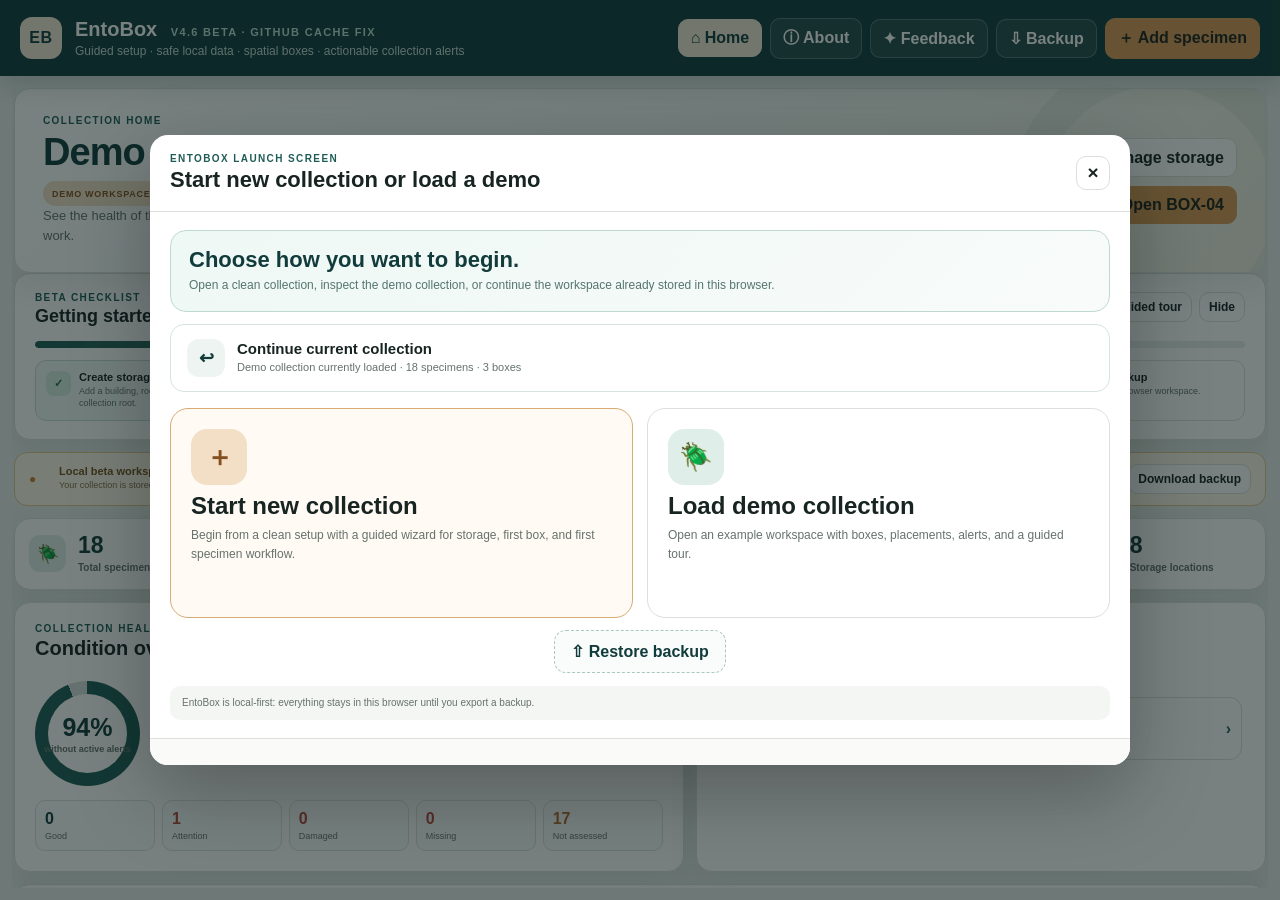
<file: index.html>
<!doctype html>
<html lang="en">
<head>
  <meta charset="utf-8">
  <meta name="viewport" content="width=device-width,initial-scale=1,viewport-fit=cover">
  <meta name="theme-color" content="#123b3c">
  <meta name="description" content="EntoBox V4 Beta Test Edition — local-first spatial collection management">
  <link rel="manifest" href="manifest.webmanifest?v=4.6.0">
  <link rel="icon" href="assets/icon.svg" type="image/svg+xml">
  <link rel="stylesheet" href="styles.css?v=4.6.0">
  <title>EntoBox V4.6 Beta — GitHub Cache Fix</title>
</head>
<body>
  <div class="app-shell">
    <header class="topbar">
      <button class="brand brand-button" id="homeBrand" title="Go to collection home" aria-label="Go to collection home">
        <div class="brand-mark">EB</div>
        <div>
          <div class="brand-line">EntoBox <span>V4.6 beta · GitHub cache fix</span></div>
          <div class="brand-sub">Guided setup · safe local data · spatial boxes · actionable collection alerts</div>
        </div>
      </button>
      <div class="top-actions">
        <button class="btn subtle home-toggle" id="homeBtn" title="Collection home">⌂ Home</button>
        <button class="btn subtle workspace-only collection-toggle" id="collectionNavBtn" aria-expanded="true" aria-controls="leftPanel">☰ Collection</button>
        <button class="btn subtle workspace-only current-box-chip" id="currentBoxChip" title="Open collection structure">BOX</button>
        <button class="btn subtle workspace-only" id="undoBtn" title="Undo last spatial change">↶ Undo</button>
        <button class="btn subtle" id="aboutBtn" title="About EntoBox and data privacy">ⓘ About</button>
        <button class="btn subtle" id="feedbackBtn" title="Send beta feedback">✦ Feedback</button>
        <button class="btn subtle" id="exportBtn">⇩ Backup</button>
        <button class="btn primary" id="addSpecimenBtn">＋ Add specimen</button>
      </div>
    </header>

    <div class="drawer-backdrop" id="drawerBackdrop" hidden></div>
    <button class="drawer-handle" id="drawerHandle" title="Open collection structure" aria-label="Open collection structure">☰ <span id="drawerHandleLabel">Collection</span></button>

    <section class="home-view" id="homeView" aria-label="Collection overview">
      <div class="home-scroll">
        <section class="home-hero panel">
          <div>
            <div class="eyebrow">Collection home</div>
            <h1 id="homeCollectionName">Natural history collection</h1>
            <div class="collection-mode-line"><span class="collection-mode-badge" id="homeModeBadge">Your collection</span><button class="text-action" id="homeStartOwnBtn">Start your own collection</button></div>
            <p>See the health of the whole collection, open alerts in their exact boxes, and jump directly into storage or specimen work.</p>
          </div>
          <div class="home-hero-actions">
            <button class="btn" id="homeCollectionSetupBtn">⚙ Collection setup</button>
            <button class="btn" id="homeManageStorageBtn">☰ Manage storage</button>
            <button class="btn primary" id="homeOpenCurrentBoxBtn">Open current box</button>
          </div>
        </section>

        <section class="getting-started panel" id="gettingStartedPanel">
          <div class="getting-started-head">
            <div><div class="eyebrow">Beta checklist</div><h2>Getting started <span id="gettingStartedCount">0 of 5</span></h2></div>
            <div class="getting-started-actions"><button class="btn tiny" id="startTourBtn">▶ Guided tour</button><button class="btn tiny" id="hideGettingStartedBtn">Hide</button></div>
          </div>
          <div class="getting-started-progress"><span id="gettingStartedProgress"></span></div>
          <div class="getting-started-tasks" id="gettingStartedTasks"></div>
        </section>

        <div class="local-data-banner" id="localDataBanner"><span>●</span><div><strong>Local beta workspace</strong><small>Your collection is stored only in this browser. Download a backup before switching devices or clearing browser data.</small></div><button class="btn tiny" id="localBackupBtn">Download backup</button></div>

        <section class="home-stat-grid" aria-label="Collection statistics">
          <button class="home-stat-card panel" data-home-jump="specimens"><span class="home-stat-icon">🪲</span><span><b id="homeTotalSpecimens">0</b><small>Total specimens</small></span></button>
          <button class="home-stat-card panel" data-home-jump="boxes"><span class="home-stat-icon">▣</span><span><b id="homeBoxes">0</b><small>Specimen boxes</small></span></button>
          <button class="home-stat-card panel" data-home-jump="alerts"><span class="home-stat-icon alert-icon">!</span><span><b id="homeAlertsCount">0</b><small>Active alerts</small></span></button>
          <button class="home-stat-card panel" data-home-jump="unplaced"><span class="home-stat-icon">⇢</span><span><b id="homeUnplaced">0</b><small>Awaiting placement</small></span></button>
          <button class="home-stat-card panel" data-home-jump="unidentified"><span class="home-stat-icon">?</span><span><b id="homeUnidentified">0</b><small>Unidentified</small></span></button>
          <button class="home-stat-card panel" data-home-jump="storage"><span class="home-stat-icon">▦</span><span><b id="homeLocations">0</b><small>Storage locations</small></span></button>
        </section>

        <div class="home-dashboard-grid">
          <section class="home-card panel health-card" id="homeHealthSection">
            <div class="home-card-head">
              <div><div class="eyebrow">Collection health</div><h2>Condition overview</h2></div>
              <span class="health-summary" id="homeHealthSummary">No active alerts</span>
            </div>
            <div class="health-visual" id="homeHealthVisual"></div>
            <div class="health-breakdown" id="homeHealthBreakdown"></div>
          </section>

          <section class="home-card panel alerts-card" id="homeAlertsSection">
            <div class="home-card-head">
              <div><div class="eyebrow">Action centre</div><h2>Alerts</h2></div>
              <button class="btn tiny" id="homeShowAllAlertsBtn">Show all</button>
            </div>
            <p class="home-card-copy">Open an alert to see the specimen highlighted in its physical box.</p>
            <div class="home-alert-list" id="homeAlertList"></div>
          </section>
        </div>

        <section class="home-card panel overview-card" id="homeOverviewSection">
          <div class="home-card-head">
            <div><div class="eyebrow">Collection overview</div><h2>Storage and boxes</h2></div>
            <div class="overview-actions"><button class="btn tiny" id="homeCreateStorageBtn">＋ Add storage or box</button><button class="btn tiny" id="homeOpenStructureBtn">View full structure</button></div>
          </div>
          <div class="storage-summary" id="homeStorageSummary"></div>
          <div class="home-box-grid" id="homeBoxGrid"></div>
        </section>
      </div>
    </section>

    <section class="alerts-view" id="alertsView" hidden aria-label="Collection alerts centre">
      <div class="alerts-shell">
        <header class="alerts-page-head panel">
          <div><button class="text-action" id="alertsBackHomeBtn">← Collection home</button><div class="eyebrow">Collection care</div><h1>Alerts centre</h1><p>Review, locate, resolve, and document issues without losing the physical context of the collection.</p></div>
          <div class="alerts-page-actions"><span class="beta-chip">V4.4 beta</span><button class="btn" id="newGeneralAlertBtn">＋ New alert</button></div>
        </header>
        <div class="alerts-filter-bar panel">
          <input class="input" id="alertsSearch" placeholder="Search specimen, box, path, or alert…">
          <select id="alertsStatusFilter"><option value="open">Open</option><option value="resolved">Resolved</option><option value="all">All statuses</option></select>
          <select id="alertsTypeFilter"><option value="all">All categories</option><option>Pest risk</option><option>Damage</option><option>Missing</option><option>Loose label</option><option>Needs inspection</option><option>Other</option></select>
          <select id="alertsSeverityFilter"><option value="all">All severities</option><option value="critical">Critical</option><option value="high">High</option><option value="medium">Medium</option><option value="low">Low</option></select>
          <span class="alerts-filter-count" id="alertsFilterCount">0 alerts</span>
        </div>
        <div class="alerts-page-grid">
          <section class="alerts-list-panel panel"><div class="alerts-list" id="alertsList"></div></section>
          <aside class="alert-detail-panel panel" id="alertDetailPanel"></aside>
        </div>
      </div>
    </section>

    <main class="workspace-grid" id="workspaceView">
      <aside class="left-panel panel" id="leftPanel" aria-label="Collection structure and placement tray">
        <section class="panel-section box-section">
          <div class="section-head">
            <div>
              <div class="eyebrow">Collection navigation</div>
              <h2>Storage structure</h2>
            </div>
            <div class="section-actions">
              <button class="icon-btn" id="newBoxBtn" title="Add building, storage location, or box">＋</button>
              <button class="icon-btn" id="closeCollectionNavBtn" title="Close navigation">×</button>
            </div>
          </div>
          <input id="structureSearch" class="input structure-search" placeholder="Find building, cabinet, box…">
          <div class="storage-tree" id="storageTree"></div>
        </section>

        <section class="panel-section tray-section">
          <div class="section-head">
            <div>
              <div class="eyebrow">Unplaced records</div>
              <h2>Placement tray <span class="count-badge" id="queueCount">0</span></h2>
            </div>
            <button class="icon-btn" id="importBtn" title="Import CSV or Excel">⇧</button>
          </div>
          <div class="tray-session-summary" id="traySessionSummary"><span><b id="trayPlacedCount">0</b> placed</span><span><b id="trayRemainingCount">0</b> remaining</span><span><b id="traySkippedCount">0</b> skipped</span></div>
          <div class="tray-toolbar beta-tray-toolbar">
            <input id="queueSearch" class="input" placeholder="Search imported specimens…">
            <select id="queueFilter" title="Filter placement tray"><option value="active">Active</option><option value="all">All</option><option value="unidentified">Unidentified</option><option value="identified">Identified</option><option value="with-photo">With photo</option><option value="without-photo">Without photo</option><option value="skipped">Skipped</option></select>
          </div>
          <div class="tray-view-row">
            <label class="queue-select-all"><input type="checkbox" id="queueSelectAll"> Select visible</label>
            <div class="segmented mini" id="queueViewToggle"><button data-queue-view="compact" class="active">Compact</button><button data-queue-view="detailed">Details</button></div>
            <button class="btn tiny" id="finishPlacementBtn">Finish session</button>
          </div>
          <div class="queue-bulk-bar" id="queueBulkBar" hidden>
            <strong><span id="queueSelectedCount">0</span> selected</strong>
            <select id="bulkSizeSelect" title="Assign footprint size"><option value="">Size…</option><option value="xs">XS</option><option value="s">S</option><option value="m">M</option><option value="l">L</option><option value="xl">XL</option></select>
            <select id="bulkZoneSelect" title="Preferred placement zone"><option value="">Any zone</option></select>
            <button class="btn tiny" id="bulkAutoPlaceBtn">Auto-place selected</button>
            <button class="btn tiny" id="bulkSkipBtn">Skip for now</button>
          </div>
          <div class="tray-help" id="trayHelp">Switch to <b>Arrange</b>, then drag the beetle handle onto the box or press <b>Place</b> and tap the photograph.</div>
          <div class="queue-list" id="queueList"></div>
        </section>
      </aside>

      <section class="map-panel panel">
        <div class="map-header">
          <div>
            <div class="breadcrumb" id="boxBreadcrumb">Institution › Cabinet › Drawer</div>
            <div class="map-title-row">
              <h1 id="currentBoxTitle">Box</h1>
              <span class="status-pill" id="boxStats">0 placed</span>
            </div>
          </div>
          <div class="map-actions">
            <input type="file" id="boxPhotoInput" accept="image/*" hidden>
            <button class="btn" id="boxPhotoBtn">▧ Upload box photo</button>
            <button class="btn" id="newZoneBtn">▱ Draw zone</button>
            <button class="btn" id="fitBtn">Fit</button>
            <button class="btn" id="centerBtn">Center</button>
          </div>
        </div>

        <div class="control-strip">
          <div class="segmented edit-mode-toggle" id="editModeToggle" aria-label="Box interaction mode">
            <button data-edit-mode="browse" class="active">🔒 Browse</button>
            <button data-edit-mode="arrange">✎ Arrange</button>
          </div>
          <div class="segmented" aria-label="Specimen appearance">
            <button data-appearance="mixed" class="active">Mixed</button>
            <button data-appearance="photos">Photos</button>
            <button data-appearance="pins">Pins</button>
          </div>
          <label class="switch-label"><input type="checkbox" id="showZonesToggle" checked><span></span>Zones</label>
          <label class="switch-label"><input type="checkbox" id="showGridToggle"><span></span>Grid overlay</label>
          <label class="switch-label"><input type="checkbox" id="snapToggle"><span></span>Snap</label>
          <div class="zoom-control"><input type="range" id="zoomRange" min="50" max="300" step="5" value="100"><span id="zoomLabel">100%</span></div>
          <div class="zoom-buttons"><button class="icon-btn mini" id="zoomOutBtn" title="Zoom out">−</button><button class="btn tiny" id="zoom100Btn">100%</button><button class="icon-btn mini" id="zoomInBtn" title="Zoom in">＋</button><button class="btn tiny" id="locateSelectedBtn" title="Centre selected specimen">◎ Selected</button></div>
          <div class="mode-indicator" id="modeIndicator">Browse safely</div>
        </div>

        <div class="canvas-scroll" id="canvasScroll">
          <div class="box-stage-wrap" id="boxStageWrap">
            <div class="box-stage" id="boxStage" tabindex="0" aria-label="Spatial box map">
              <img class="box-background" id="boxBackground" alt="Box photograph">
              <div class="grid-overlay" id="gridOverlay"></div>
              <div class="zone-layer" id="zoneLayer"></div>
              <div class="specimen-layer" id="specimenLayer"></div>
              <div class="zone-draft" id="zoneDraft" hidden></div>
              <div class="drop-hint" id="dropHint">Drop specimen here</div>
            </div>
          </div>
          <div class="minimap" id="minimap" aria-label="Box minimap"><div class="minimap-surface" id="minimapSurface"><div class="minimap-zones" id="minimapZones"></div><div class="minimap-specimens" id="minimapSpecimens"></div><div class="minimap-viewport" id="minimapViewport"></div></div></div>
        </div>

        <div class="map-footer">
          <div class="legend">
            <span><i class="legend-pin"></i>Pin anchor</span>
            <span><i class="legend-footprint"></i>Approximate specimen footprint</span>
            <span><i class="legend-zone"></i>Curatorial zone</span>
          </div>
          <button class="save-state-button" id="saveStateLabel" title="Local data and backup information">Saved locally</button>
        </div>
      </section>

      <aside class="right-panel panel">
        <div class="inspector-tabs">
          <button class="active" data-inspector-tab="details">Details</button>
          <button data-inspector-tab="zones">Zones</button>
          <button data-inspector-tab="records">Records</button>
        </div>
        <div class="inspector-body" id="inspectorBody"></div>
      </aside>
    </main>
  </div>

  <input type="file" id="importFileInput" accept=".xlsx,.csv,.tsv,text/csv,text/tab-separated-values" hidden>
  <input type="file" id="backupFileInput" accept=".json,application/json" hidden>

  <div class="modal-backdrop" id="modalBackdrop" hidden>
    <div class="modal" role="dialog" aria-modal="true" aria-labelledby="modalTitle">
      <div class="modal-head">
        <div><div class="eyebrow" id="modalEyebrow">EntoBox</div><h2 id="modalTitle">Dialog</h2></div>
        <button class="icon-btn" id="modalClose">×</button>
      </div>
      <div class="modal-body" id="modalBody"></div>
      <div class="modal-foot" id="modalFoot"></div>
    </div>
  </div>

  <div class="tour-overlay" id="tourOverlay" hidden>
    <div class="tour-focus" id="tourFocus"></div>
    <div class="tour-card" id="tourCard" role="dialog" aria-live="polite">
      <div class="tour-step-label" id="tourStepLabel">Step 1 of 5</div>
      <h3 id="tourTitle">Welcome</h3>
      <p id="tourText"></p>
      <div class="tour-actions"><button class="btn tiny" id="tourSkipBtn">Skip tour</button><span></span><button class="btn tiny" id="tourBackBtn">Back</button><button class="btn primary tiny" id="tourNextBtn">Next</button></div>
    </div>
  </div>

  <div class="toast-stack" id="toastStack"></div>
  <script>
  (async () => {
    const VERSION = '4.6.0';
    const currentBase = new URL('./', window.location.href).pathname;
    try {
      if ('serviceWorker' in navigator) {
        const registrations = await navigator.serviceWorker.getRegistrations();
        await Promise.all(registrations
          .filter(registration => new URL(registration.scope).pathname.startsWith(currentBase))
          .map(registration => registration.unregister()));
      }
      if ('caches' in window) {
        const keys = await caches.keys();
        await Promise.all(keys.filter(key => key.startsWith('entobox-')).map(key => caches.delete(key)));
      }
    } catch (error) {
      console.warn('EntoBox cache cleanup skipped:', error);
    }
    const script = document.createElement('script');
    script.src = `app.js?v=${VERSION}`;
    script.onerror = () => {
      document.body.insertAdjacentHTML('beforeend', '<div style="position:fixed;inset:20px;z-index:9999;background:white;border:1px solid #d9e2de;border-radius:18px;padding:24px;font-family:system-ui;box-shadow:0 20px 60px rgba(0,0,0,.2)"><h2>EntoBox could not load the newest files</h2><p>Please refresh with Command + Shift + R, or reopen the site with <code>?v=4.6</code> at the end of the address.</p></div>');
    };
    document.body.appendChild(script);
  })();
</script>
</body>
</html>
</file>
<file: styles.css>
:root{
  --brand:#123b3c;--brand2:#1f5c57;--brand-soft:#dfeee9;--ink:#172421;--muted:#66726d;
  --paper:#f7f5ef;--panel:#fff;--line:#dbe0dc;--warm:#efe3cf;--amber:#b56a2c;--red:#b7473d;
  --shadow:0 12px 34px rgba(27,47,42,.10);--radius:16px;
}
*{box-sizing:border-box}html,body{height:100%}body{margin:0;font-family:Inter,ui-sans-serif,-apple-system,BlinkMacSystemFont,"Segoe UI",sans-serif;color:var(--ink);background:#e9eeeb;overflow:hidden}.app-shell{height:100%;display:flex;flex-direction:column}.topbar{height:76px;display:flex;align-items:center;justify-content:space-between;padding:0 20px;background:var(--brand);color:#fff;box-shadow:0 8px 24px rgba(10,32,31,.18);z-index:10}.brand{display:flex;align-items:center;gap:13px;min-width:0}.brand-mark{width:42px;height:42px;border-radius:12px;background:#f2e7d3;color:var(--brand);display:grid;place-items:center;font-weight:900;letter-spacing:.04em}.brand-line{font-size:20px;font-weight:800}.brand-line span{font-size:11px;text-transform:uppercase;letter-spacing:.12em;margin-left:8px;color:#b9ddd3}.brand-sub{font-size:12px;color:#c5d9d5;margin-top:3px;white-space:nowrap;overflow:hidden;text-overflow:ellipsis}.top-actions{display:flex;gap:8px;align-items:center}.btn,.icon-btn{border:1px solid var(--line);background:#fff;color:var(--ink);font:inherit;font-weight:700;border-radius:10px;padding:9px 12px;cursor:pointer;transition:.16s ease}.btn:hover,.icon-btn:hover{transform:translateY(-1px);box-shadow:0 6px 16px rgba(20,40,35,.10)}.btn.primary{background:#d99a55;border-color:#d99a55;color:#1e211c}.btn.subtle{background:rgba(255,255,255,.08);border-color:rgba(255,255,255,.22);color:#fff}.btn.tiny{padding:7px 9px;font-size:12px}.icon-btn{width:34px;height:34px;padding:0;display:grid;place-items:center;font-size:19px}.workspace-grid{flex:1;min-height:0;display:grid;grid-template-columns:285px minmax(520px,1fr) 340px;gap:12px;padding:12px}.panel{background:var(--panel);border:1px solid var(--line);border-radius:var(--radius);box-shadow:var(--shadow);min-height:0}.left-panel{display:flex;flex-direction:column;overflow:hidden}.panel-section{padding:16px}.box-section{border-bottom:1px solid var(--line);max-height:42%;overflow:auto}.tray-section{display:flex;flex-direction:column;flex:1;min-height:0}.section-head{display:flex;justify-content:space-between;align-items:center;gap:12px;margin-bottom:12px}.section-head h2{margin:2px 0 0;font-size:18px}.eyebrow{font-size:10px;text-transform:uppercase;letter-spacing:.14em;color:var(--brand2);font-weight:900}.count-badge{font-size:11px;background:var(--brand-soft);padding:3px 7px;border-radius:999px;color:var(--brand)}.box-list{display:grid;gap:8px}.box-card{display:grid;grid-template-columns:38px 1fr auto;gap:10px;align-items:center;border:1px solid var(--line);border-radius:12px;padding:10px;background:#fff;cursor:pointer;text-align:left}.box-card:hover{border-color:#a8beb8}.box-card.active{border-color:var(--brand2);background:#f1f8f5;box-shadow:inset 3px 0 var(--brand2)}.box-thumb{width:38px;height:32px;border-radius:6px;background:linear-gradient(135deg,#c9a876,#efe1c5);border:3px solid #694a33}.box-card strong{display:block;font-size:13px}.box-card span{display:block;font-size:11px;color:var(--muted);margin-top:2px}.box-card b{font-size:11px;color:var(--brand2)}.tray-toolbar{display:grid;grid-template-columns:1fr auto;gap:8px}.input,select,textarea{width:100%;border:1px solid var(--line);border-radius:9px;background:#fff;padding:9px 10px;font:inherit;color:var(--ink)}.input:focus,select:focus,textarea:focus{outline:2px solid #9cc6bc;border-color:transparent}.tray-help{font-size:11px;color:var(--muted);line-height:1.45;padding:9px 2px}.queue-list{overflow:auto;min-height:0;display:grid;gap:7px;padding-right:3px}.queue-item{display:grid;grid-template-columns:31px minmax(0,1fr) auto;gap:8px;align-items:center;border:1px solid var(--line);border-radius:11px;padding:8px;background:#fff}.queue-item:hover{border-color:#9cbab2}.drag-handle{width:31px;height:31px;border-radius:8px;background:var(--warm);display:grid;place-items:center;cursor:grab;font-size:18px;border:1px dashed #bb9870}.drag-handle:active{cursor:grabbing}.queue-info{min-width:0}.queue-info strong,.queue-info span{display:block;white-space:nowrap;overflow:hidden;text-overflow:ellipsis}.queue-info strong{font-size:12px}.queue-info span{font-size:10px;color:var(--muted);margin-top:2px}.queue-actions{display:flex;align-items:center;gap:5px}.queue-actions select{padding:5px 4px;font-size:10px;width:58px}.place-btn{border:0;background:var(--brand-soft);color:var(--brand);font-weight:800;border-radius:7px;padding:6px 7px;cursor:pointer;font-size:10px}.empty-state{padding:24px 12px;text-align:center;color:var(--muted);font-size:13px;border:1px dashed var(--line);border-radius:12px}.map-panel{display:flex;flex-direction:column;overflow:hidden}.map-header{display:flex;align-items:center;justify-content:space-between;gap:14px;padding:16px 18px 12px}.breadcrumb{font-size:11px;color:var(--muted)}.map-title-row{display:flex;align-items:center;gap:10px}.map-title-row h1{font-size:22px;margin:4px 0 0}.status-pill{font-size:10px;padding:5px 8px;border-radius:999px;background:var(--brand-soft);color:var(--brand);font-weight:800}.map-actions{display:flex;gap:7px;flex-wrap:wrap;justify-content:flex-end;align-items:center}.control-strip{display:flex;align-items:center;gap:11px;padding:9px 16px;border-top:1px solid var(--line);border-bottom:1px solid var(--line);background:#fbfcfa;flex-wrap:wrap}.segmented{display:flex;background:#e9eeeb;border-radius:9px;padding:3px}.segmented button{border:0;background:transparent;padding:6px 9px;border-radius:7px;font:inherit;font-size:11px;font-weight:800;cursor:pointer;color:var(--muted)}.segmented button.active{background:#fff;color:var(--brand);box-shadow:0 2px 8px rgba(20,40,35,.10)}.switch-label{display:flex;align-items:center;gap:6px;font-size:11px;font-weight:700;color:var(--muted);cursor:pointer}.switch-label input{display:none}.switch-label span{width:28px;height:17px;background:#ccd4d0;border-radius:999px;position:relative;transition:.2s}.switch-label span:after{content:"";position:absolute;width:13px;height:13px;border-radius:50%;background:#fff;top:2px;left:2px;box-shadow:0 1px 3px rgba(0,0,0,.25);transition:.2s}.switch-label input:checked+span{background:var(--brand2)}.switch-label input:checked+span:after{left:13px}.zoom-control{display:flex;align-items:center;gap:5px;color:var(--muted);font-size:11px}.zoom-control input{width:92px}.mode-indicator{margin-left:auto;font-size:10px;font-weight:900;letter-spacing:.05em;text-transform:uppercase;color:var(--brand);background:var(--brand-soft);padding:6px 9px;border-radius:999px}.canvas-scroll{flex:1;min-height:0;overflow:auto;background:#dfe5e1;padding:10px 10px 22px;display:block;position:relative;scroll-padding:18px}.box-stage-wrap{transform-origin:top center;transition:transform .12s;position:relative;width:max-content;max-width:none;margin:0 auto}.box-stage{position:relative;width:980px;aspect-ratio:4/3;background:#e9dbc2;border:1px solid #6a5243;border-radius:6px;box-shadow:0 10px 22px rgba(48,37,27,.12);overflow:hidden;touch-action:none;user-select:none}.box-stage.tool-place{cursor:crosshair}.box-stage.tool-zone{cursor:crosshair;outline:4px solid rgba(31,92,87,.35)}.box-background{position:absolute;inset:0;width:100%;height:100%;object-fit:cover;pointer-events:none;display:block}.grid-overlay{position:absolute;inset:0;pointer-events:none;opacity:0;background-image:linear-gradient(to right,rgba(30,70,65,.18) 1px,transparent 1px),linear-gradient(to bottom,rgba(30,70,65,.18) 1px,transparent 1px);background-size:6.25% 8.333%}.grid-overlay.visible{opacity:1}.zone-layer,.specimen-layer{position:absolute;inset:0}.zone-layer{pointer-events:none}.zone{position:absolute;border:2px dashed rgba(24,75,71,.6);background:rgba(89,149,132,.13);border-radius:10px;pointer-events:auto;cursor:pointer}.zone[data-color="1"]{border-color:rgba(151,94,51,.7);background:rgba(213,148,89,.14)}.zone[data-color="2"]{border-color:rgba(92,79,151,.65);background:rgba(125,109,190,.13)}.zone[data-color="3"]{border-color:rgba(155,66,89,.65);background:rgba(205,104,130,.12)}.zone.selected{outline:3px solid rgba(255,255,255,.85);box-shadow:0 0 0 5px rgba(18,59,60,.35)}.zone-label{position:absolute;top:7px;left:8px;background:rgba(255,255,255,.88);border-radius:6px;padding:4px 6px;font-size:10px;font-weight:900;color:var(--brand);box-shadow:0 2px 6px rgba(0,0,0,.09)}.specimen{position:absolute;transform-origin:center;cursor:grab;display:grid;place-items:center;z-index:2}.specimen:active{cursor:grabbing}.specimen.selected{z-index:6}.specimen-footprint{position:absolute;inset:0;border:1px dashed rgba(29,74,69,.28);border-radius:45%;background:rgba(255,255,255,.12)}.specimen.selected .specimen-footprint{border:2px solid #fff;box-shadow:0 0 0 3px var(--brand2),0 8px 18px rgba(0,0,0,.18)}.specimen.overlap .specimen-footprint{box-shadow:0 0 0 3px rgba(183,71,61,.75)}.specimen-art{width:76%;height:76%;display:grid;place-items:center;font-size:clamp(18px,3.2vw,46px);filter:drop-shadow(0 4px 3px rgba(0,0,0,.28));pointer-events:none;overflow:hidden;border-radius:42%}.specimen-art img{width:100%;height:100%;object-fit:contain}.specimen-label{position:absolute;left:50%;top:calc(100% + 4px);transform:translateX(-50%);white-space:nowrap;background:rgba(255,255,255,.92);border-radius:5px;padding:3px 5px;font-size:8px;font-weight:800;box-shadow:0 2px 6px rgba(0,0,0,.12);max-width:150px;overflow:hidden;text-overflow:ellipsis;pointer-events:none}.pin-anchor{position:absolute;left:50%;top:50%;width:8px;height:8px;transform:translate(-50%,-50%);border-radius:50%;background:#c84235;border:2px solid #fff;box-shadow:0 1px 3px rgba(0,0,0,.4);z-index:4;pointer-events:none}.box-stage.appearance-photos .pin-anchor,.box-stage.appearance-photos .specimen-label{display:none}.box-stage.appearance-pins .specimen-footprint,.box-stage.appearance-pins .specimen-art,.box-stage.appearance-pins .specimen-label{display:none}.box-stage.appearance-pins .specimen{width:18px!important;height:18px!important}.box-stage.appearance-pins .pin-anchor{width:13px;height:13px;background:var(--brand2)}.zone-draft{position:absolute;border:2px dashed var(--brand2);background:rgba(31,92,87,.16);z-index:8;pointer-events:none}.drop-hint{position:absolute;display:none;left:50%;top:50%;transform:translate(-50%,-50%);padding:12px 16px;border-radius:10px;background:rgba(18,59,60,.90);color:#fff;font-weight:800;z-index:20;pointer-events:none}.box-stage.drag-target .drop-hint{display:block}.map-footer{display:flex;justify-content:space-between;gap:12px;padding:9px 16px;font-size:10px;color:var(--muted);border-top:1px solid var(--line)}.legend{display:flex;gap:13px;flex-wrap:wrap}.legend span{display:flex;align-items:center;gap:5px}.legend i{display:inline-block}.legend-pin{width:8px;height:8px;border-radius:50%;background:#c84235}.legend-footprint{width:17px;height:11px;border:1px dashed #587b75;border-radius:50%}.legend-zone{width:17px;height:11px;border:1px dashed var(--brand2);background:#dcebe6;border-radius:3px}.right-panel{overflow:hidden;display:flex;flex-direction:column}.inspector-tabs{display:grid;grid-template-columns:repeat(3,1fr);border-bottom:1px solid var(--line);padding:7px}.inspector-tabs button{border:0;background:transparent;padding:9px 4px;border-radius:8px;font:inherit;font-size:11px;font-weight:800;color:var(--muted);cursor:pointer}.inspector-tabs button.active{background:var(--brand-soft);color:var(--brand)}.inspector-body{padding:16px;overflow:auto;min-height:0}.detail-hero{text-align:center;padding:8px 0 16px}.detail-art{width:132px;height:100px;margin:0 auto 10px;border-radius:16px;background:var(--warm);display:grid;place-items:center;font-size:58px;overflow:hidden;border:1px solid #d7c0a0}.detail-art img{width:100%;height:100%;object-fit:contain}.detail-hero h2{font-size:19px;margin:0;font-style:italic}.detail-hero p{margin:4px 0 0;color:var(--muted);font-size:11px}.detail-grid{display:grid;grid-template-columns:1fr 1fr;gap:8px;margin-bottom:12px}.detail-cell{background:#f6f8f6;border:1px solid var(--line);border-radius:10px;padding:9px}.detail-cell span,.field label{display:block;font-size:9px;text-transform:uppercase;letter-spacing:.09em;color:var(--muted);font-weight:900;margin-bottom:4px}.detail-cell b{font-size:12px}.field{margin-bottom:10px}.field-row{display:grid;grid-template-columns:1fr 1fr;gap:8px}.field textarea{min-height:70px;resize:vertical}.action-stack{display:grid;gap:7px;margin-top:12px}.action-stack .btn{width:100%}.danger{color:var(--red)!important}.zone-list{display:grid;gap:8px}.zone-card{border:1px solid var(--line);border-radius:11px;padding:10px;cursor:pointer}.zone-card.active{border-color:var(--brand2);background:#f1f8f5}.zone-card strong{font-size:12px}.zone-card p{font-size:10px;color:var(--muted);margin:4px 0 0}.record-table{width:100%;border-collapse:collapse;font-size:10px}.record-table th,.record-table td{text-align:left;padding:7px 5px;border-bottom:1px solid var(--line);vertical-align:top}.record-table tr{cursor:pointer}.record-table tr:hover td{background:#f5f8f6}.record-table th{position:sticky;top:0;background:#fff;color:var(--muted);font-size:8px;text-transform:uppercase;letter-spacing:.08em}.record-filter{margin-bottom:10px}.modal-backdrop{position:fixed;inset:0;background:rgba(10,26,24,.55);display:grid;place-items:center;padding:20px;z-index:100}.modal-backdrop[hidden]{display:none}.modal{width:min(760px,100%);max-height:88vh;background:#fff;border-radius:18px;box-shadow:0 28px 80px rgba(0,0,0,.28);display:flex;flex-direction:column;overflow:hidden}.modal-head{display:flex;justify-content:space-between;align-items:center;padding:18px 20px;border-bottom:1px solid var(--line)}.modal-head h2{margin:3px 0 0;font-size:22px}.modal-body{padding:18px 20px;overflow:auto}.modal-foot{display:flex;justify-content:flex-end;gap:8px;padding:13px 20px;border-top:1px solid var(--line);background:#fafbf9}.form-grid{display:grid;grid-template-columns:1fr 1fr;gap:10px}.form-grid .full{grid-column:1/-1}.mapping-grid{display:grid;grid-template-columns:1fr 26px 1fr;gap:7px;align-items:center}.mapping-grid label{font-size:11px;font-weight:800}.mapping-grid span{text-align:center;color:var(--muted)}.import-summary{padding:10px;border-radius:10px;background:var(--brand-soft);font-size:12px;margin-bottom:12px}.toast-stack{position:fixed;right:18px;bottom:18px;z-index:200;display:grid;gap:8px}.toast{background:#173d3b;color:#fff;padding:11px 14px;border-radius:10px;box-shadow:0 10px 30px rgba(0,0,0,.25);font-size:12px;animation:toastIn .2s ease}.toast.warn{background:#8a5424}.toast.error{background:#8e3932}@keyframes toastIn{from{transform:translateY(10px);opacity:0}}.hidden{display:none!important}
@media(max-width:1120px){.workspace-grid{grid-template-columns:250px minmax(480px,1fr)}.right-panel{position:fixed;right:12px;top:88px;bottom:12px;width:340px;z-index:40;box-shadow:0 25px 70px rgba(0,0,0,.28)}.brand-sub{display:none}}
@media(max-width:820px){body{overflow:auto}.app-shell{height:auto;min-height:100%}.topbar{height:auto;padding:11px 13px;align-items:flex-start}.brand-line{font-size:17px}.top-actions .subtle{display:none}.workspace-grid{display:flex;flex-direction:column;padding:8px}.left-panel{order:2;min-height:440px}.box-section{max-height:none}.map-panel{order:1;min-height:680px}.right-panel{order:3;position:static;width:auto;min-height:500px}.map-header{align-items:flex-start;flex-direction:column}.map-actions{justify-content:flex-start}.canvas-scroll{padding:10px}.box-stage{width:900px}.mode-indicator{margin-left:0}.control-strip{gap:9px}}

/* EntoBox V3.1 — collapsible collection navigation */
.workspace-grid{grid-template-columns:minmax(520px,1fr) 340px;position:relative}
.left-panel{position:fixed;left:12px;top:88px;bottom:12px;width:min(360px,calc(100vw - 24px));z-index:70;transform:translateX(calc(-100% - 28px));opacity:0;pointer-events:none;transition:transform .22s ease,opacity .18s ease;box-shadow:0 28px 70px rgba(10,32,31,.28)}
body.storage-open .left-panel{transform:translateX(0);opacity:1;pointer-events:auto}
.box-section{max-height:50%;overflow:auto;background:linear-gradient(180deg,#fff 0%,#fbfcfb 100%)}
.section-actions{display:flex;align-items:center;gap:6px}
.structure-search{margin-bottom:11px}
.current-box-chip{max-width:130px;overflow:hidden;text-overflow:ellipsis;white-space:nowrap}
.drawer-handle{position:fixed;left:12px;top:94px;z-index:48;border:1px solid rgba(18,59,60,.22);background:rgba(255,255,255,.94);color:var(--brand);border-radius:0 10px 10px 0;padding:10px 11px;font:inherit;font-size:11px;font-weight:900;box-shadow:0 8px 24px rgba(10,32,31,.16);cursor:pointer;transition:.18s ease;backdrop-filter:blur(8px)}
.drawer-handle:hover{transform:translateX(2px)}
body.storage-open .drawer-handle{opacity:0;pointer-events:none;transform:translateX(-10px)}
.drawer-backdrop{display:none}
.storage-tree{display:grid;gap:2px;min-height:70px;padding:2px 0 8px}
.tree-node{margin:0}
.tree-node>summary{list-style:none;display:grid;grid-template-columns:14px 20px minmax(0,1fr) auto;align-items:center;gap:5px;min-height:31px;padding:4px 7px;border-radius:8px;cursor:pointer;color:var(--ink);font-size:12px;font-weight:800;user-select:none}
.tree-node>summary::-webkit-details-marker{display:none}
.tree-node>summary:hover{background:#f1f6f3}
.tree-chevron{display:inline-grid;place-items:center;color:var(--muted);font-size:17px;transition:transform .16s ease}
.tree-node[open]>summary .tree-chevron{transform:rotate(90deg)}
.tree-node-icon{display:grid;place-items:center;width:19px;height:19px;border-radius:5px;background:var(--brand-soft);color:var(--brand);font-size:10px}
.tree-node-label{overflow:hidden;text-overflow:ellipsis;white-space:nowrap}
.tree-node-count{font-size:9px;color:var(--muted);background:#eef2ef;border-radius:999px;padding:2px 6px;min-width:21px;text-align:center}
.tree-children{margin-left:11px;padding-left:9px;border-left:1px solid #dbe4df;display:grid;gap:2px}
.tree-box{width:100%;display:grid;grid-template-columns:22px minmax(0,1fr) auto;align-items:center;gap:7px;border:1px solid transparent;background:transparent;border-radius:9px;padding:7px 7px;text-align:left;cursor:pointer;color:var(--ink)}
.tree-box:hover{background:#f1f6f3;border-color:#d8e3de}
.tree-box.active{background:#e9f4ef;border-color:#8fb9ad;box-shadow:inset 3px 0 var(--brand2)}
.tree-box-icon{display:grid;place-items:center;width:21px;height:21px;border-radius:5px;background:linear-gradient(135deg,#d6bd94,#f0e5d1);border:1px solid #b49366;color:#5c402e;font-size:10px}
.tree-box-copy{min-width:0}
.tree-box-copy strong,.tree-box-copy small{display:block;overflow:hidden;text-overflow:ellipsis;white-space:nowrap}
.tree-box-copy strong{font-size:11px}
.tree-box-copy small{font-size:9px;color:var(--muted);margin-top:2px}
.tree-box-count{font-size:10px;font-weight:900;color:var(--brand);display:flex;align-items:center;gap:3px}
.tree-box-count em{font-style:normal;color:#a5622d;background:#f6e8d9;border-radius:999px;padding:1px 4px}
.tree-empty{padding:8px;font-size:10px;color:var(--muted)}
.tree-depth-0>summary{background:#f5f8f6;border:1px solid var(--line);margin-bottom:3px}
.tree-depth-0>.tree-children{margin-left:7px}

@media(max-width:1120px){
  .workspace-grid{grid-template-columns:1fr}
}

@media(max-width:820px){
  .left-panel{position:fixed;top:0;left:0;bottom:0;width:min(390px,92vw);border-radius:0 16px 16px 0;z-index:120;min-height:0!important}
  .drawer-backdrop{position:fixed;inset:0;background:rgba(10,26,24,.48);z-index:110;display:block;backdrop-filter:blur(2px)}
  .drawer-backdrop[hidden]{display:none}
  .drawer-handle{top:78px;left:0}
  .collection-toggle{display:inline-flex!important}
  .current-box-chip{display:none}
  .box-section{max-height:48%}
}

@media(max-width:590px){
  .collection-toggle{padding:9px 10px;font-size:0}
  .collection-toggle::first-letter{font-size:15px}
  .top-actions{gap:5px}
}

/* EntoBox V3.3 — spreadsheet preview, optional records, and calm horizontal specimens */
.specimen{transform-origin:center center}
.specimen-label{transform:translateX(-50%)!important;white-space:nowrap;max-width:190px;overflow:hidden;text-overflow:ellipsis}
.modal{width:min(980px,100%)}
.import-step{border:1px solid var(--line);border-radius:13px;background:#fbfcfb;padding:13px;margin-top:12px}
.import-step-head{display:flex;align-items:center;justify-content:space-between;gap:16px;margin-bottom:10px}
.import-step-head>div{display:grid;grid-template-columns:auto 1fr;column-gap:8px;align-items:center}
.import-step-head b{font-size:13px}
.import-step-head small{grid-column:2;display:block;color:var(--muted);font-size:10px;margin-top:2px}
.import-step-head select{min-width:300px;max-width:48%;font-weight:750}
.step-number{display:grid;place-items:center;width:24px;height:24px;border-radius:50%;background:var(--brand);color:#fff;font-size:11px;font-weight:900;grid-row:1/3}
.sheet-preview-wrap{overflow:auto;max-height:250px;border:1px solid #cfdad5;border-radius:10px;background:#fff}
.sheet-preview{border-collapse:separate;border-spacing:0;min-width:100%;width:max-content;font-size:10px}
.sheet-preview th,.sheet-preview td{height:31px;max-width:230px;padding:6px 9px;border-right:1px solid #e1e7e4;border-bottom:1px solid #e1e7e4;overflow:hidden;text-overflow:ellipsis;white-space:nowrap;text-align:left}
.sheet-preview thead th{position:sticky;top:0;z-index:2;background:#eef3f0;color:var(--muted);font-size:9px;text-align:center}
.sheet-preview .row-number{position:sticky;left:0;z-index:3;width:42px;min-width:42px;text-align:center;background:#f3f6f4;color:var(--muted);font-weight:900}
.sheet-preview tbody tr{cursor:pointer}
.sheet-preview tbody tr:hover td,.sheet-preview tbody tr:hover .row-number{background:#f0f8f4}
.sheet-preview tbody tr.chosen-header td,.sheet-preview tbody tr.chosen-header .row-number{background:#dcefe7;color:#123b3c;font-weight:900;border-bottom-color:#6d9e91;border-top:2px solid #2f776b}
.sheet-preview tbody tr.chosen-header td:first-of-type{box-shadow:inset 3px 0 #2f776b}
.import-note{margin-top:12px;padding:10px 12px;border-radius:10px;background:#f4f6f4;color:var(--muted);font-size:10px;line-height:1.45}
@media(max-width:720px){.import-step-head{align-items:stretch;flex-direction:column}.import-step-head select{min-width:0;max-width:none;width:100%}.mapping-grid{grid-template-columns:1fr}.mapping-grid span{display:none}.mapping-grid label{margin-top:7px}.modal-body{padding:14px}.sheet-preview-wrap{max-height:220px}}

/* V3.3 — optional records and multi-column taxon import */
.field label em{font-style:normal;font-weight:750;text-transform:none;letter-spacing:0;color:#68817b;margin-left:4px}
.field small{display:block;margin-top:5px;color:var(--muted);font-size:10px;line-height:1.35}
.optional-record-note{display:grid;gap:3px;padding:12px 14px;margin-bottom:14px;border:1px solid #b9d8cf;border-radius:12px;background:#eef8f4;color:var(--brand)}
.optional-record-note strong{font-size:13px}
.optional-record-note span{font-size:11px;line-height:1.45;color:#496963}
.photo-first-field{padding:10px;border:1px dashed #b8cac4;border-radius:11px;background:#fbfdfc}
.mapping-grid>label small{display:block;margin-top:3px;color:var(--muted);font-size:9px;font-weight:650}
.mapping-control{min-width:0}
.mapping-control>select{width:100%}
.wide-control{grid-column:auto}
.multi-column-picker{display:flex;flex-wrap:wrap;gap:6px;max-height:150px;overflow:auto;padding:8px;border:1px solid var(--line);border-radius:10px;background:#fff}
.column-choice{display:block!important;margin:0!important;cursor:pointer}
.column-choice input{position:absolute;opacity:0;pointer-events:none}
.column-choice span{display:flex!important;align-items:center;gap:6px;text-align:left!important;padding:6px 8px;border:1px solid #d3ddd9;border-radius:8px;background:#f8faf9;color:#36524d;font-size:10px;font-weight:750;transition:.14s ease}
.column-choice span b{display:grid;place-items:center;min-width:20px;height:20px;border-radius:6px;background:#e8efec;color:#69807b;font-size:9px}
.column-choice:hover span{border-color:#86ada2;background:#f1f8f5}
.column-choice.selected span{border-color:#2f776b;background:#dcefe7;color:#123b3c;box-shadow:0 0 0 2px rgba(47,119,107,.08)}
.column-choice.selected span b{background:#2f776b;color:#fff}
.combined-name-preview{display:grid;gap:3px;margin-top:7px;padding:8px 10px;border-radius:8px;background:#f3f6f4;font-size:10px;line-height:1.35;color:var(--muted)}
.combined-name-preview strong{color:var(--ink);font-weight:800}
@media(max-width:720px){.mapping-control{width:100%}.multi-column-picker{max-height:190px}.optional-record-note{padding:10px 11px}}

/* EntoBox V3.4 — editable storage hierarchy and interactive path picker */
.tree-node>summary{grid-template-columns:14px 20px minmax(0,1fr) auto auto}
.tree-node-tools{display:flex;align-items:center;gap:2px;opacity:.28;transition:.14s ease}
.tree-node>summary:hover .tree-node-tools,.tree-node>summary:focus-within .tree-node-tools{opacity:1}
.tree-add-child,.tree-edit-location,.tree-mini-action{border:0;background:transparent;color:var(--muted);font:inherit;font-weight:900;cursor:pointer;border-radius:6px;height:24px;min-width:24px;padding:0 5px;display:grid;place-items:center;line-height:1}
.tree-add-child:hover,.tree-edit-location:hover,.tree-mini-action:hover{background:#dfeee9;color:var(--brand)}
.tree-edit-location,.tree-mini-action{font-size:10px;letter-spacing:-1px}
.tree-box-row{display:grid;grid-template-columns:minmax(0,1fr) 28px;align-items:center;border:1px solid transparent;border-radius:9px}
.tree-box-row:hover{background:#f1f6f3;border-color:#d8e3de}
.tree-box-row.active{background:#e9f4ef;border-color:#8fb9ad;box-shadow:inset 3px 0 var(--brand2)}
.tree-box-row .tree-box{border:0;background:transparent;border-radius:8px;padding-right:2px}
.tree-box-row .tree-box:hover{border:0;background:transparent;box-shadow:none;transform:none}
.tree-box-row .tree-mini-action{opacity:.15}
.tree-box-row:hover .tree-mini-action,.tree-box-row.active .tree-mini-action{opacity:1}

.breadcrumb{display:flex;align-items:center;flex-wrap:wrap;gap:5px}
.breadcrumb button{border:0;background:transparent;padding:2px 4px;border-radius:5px;color:inherit;font:inherit;font-size:inherit;cursor:pointer}
.breadcrumb button:hover{background:var(--brand-soft);color:var(--brand)}
.breadcrumb b{font-weight:900;color:var(--brand)}

.storage-create-intro{padding:12px 14px;border:1px solid #b9d8cf;border-radius:12px;background:#eef8f4;color:#496963;font-size:12px;line-height:1.5;margin-bottom:14px}
.storage-create-grid{display:grid;grid-template-columns:repeat(2,minmax(0,1fr));gap:10px}
.storage-create-card{display:grid;grid-template-columns:42px minmax(0,1fr);grid-template-rows:auto auto;column-gap:11px;align-items:center;text-align:left;border:1px solid var(--line);background:#fff;border-radius:13px;padding:13px;cursor:pointer;color:var(--ink);font:inherit;transition:.15s ease}
.storage-create-card>span{grid-row:1/3;width:42px;height:42px;border-radius:11px;background:var(--brand-soft);display:grid;place-items:center;color:var(--brand);font-size:20px}
.storage-create-card strong{font-size:13px}
.storage-create-card small{font-size:10px;line-height:1.35;color:var(--muted);margin-top:3px}
.storage-create-card:hover{transform:translateY(-1px);border-color:#85ada2;box-shadow:0 8px 20px rgba(18,59,60,.10)}
.storage-create-card.featured{border-color:#d8aa74;background:#fffaf3}
.storage-create-card.featured>span{background:#f2dfc6;color:#855020}

.storage-form{align-items:start}
.location-picker{border:1px solid #cfdad5;border-radius:12px;background:#f8faf9;padding:10px}
.path-picker-current{display:flex;align-items:center;flex-wrap:wrap;gap:5px;min-height:35px;margin-bottom:6px}
.path-chip{display:inline-flex;align-items:center;min-height:27px;padding:5px 8px;border-radius:8px;background:#e8f1ed;color:#234b46;font-size:10px;font-weight:850}
.path-chip.root{background:var(--brand);color:#fff}
.path-arrow{color:#8b9994;font-weight:900}
.path-picker-help{font-size:10px;line-height:1.4;color:var(--muted);margin:0 2px 8px}
.path-picker-search{margin-bottom:8px}
.path-picker-list{display:grid;gap:3px;max-height:250px;overflow:auto;padding:2px}
.path-choice{width:100%;display:grid;grid-template-columns:28px minmax(0,1fr) auto;align-items:center;gap:8px;border:1px solid transparent;background:transparent;border-radius:9px;padding:7px 8px 7px calc(8px + var(--location-depth,0) * 15px);text-align:left;color:var(--ink);font:inherit;cursor:pointer}
.path-choice:hover{background:#eef5f2;border-color:#d3e1dc}
.path-choice.selected{background:#dcefe7;border-color:#70a294;box-shadow:inset 3px 0 #2f776b}
.path-choice-icon{width:25px;height:25px;border-radius:7px;background:#e3ece8;color:var(--brand);display:grid;place-items:center;font-size:11px;font-weight:900}
.path-choice span:nth-child(2){min-width:0}
.path-choice strong,.path-choice small{display:block;overflow:hidden;text-overflow:ellipsis;white-space:nowrap}
.path-choice strong{font-size:11px}
.path-choice small{font-size:9px;color:var(--muted);margin-top:2px}
.path-choice i{font-style:normal;font-size:9px;font-weight:850;color:#66817a;opacity:0}
.path-choice:hover i,.path-choice.selected i{opacity:1}
.path-picker-empty{padding:18px;text-align:center;color:var(--muted);font-size:11px}
.modal-spacer{flex:1}
.btn.danger-ghost{color:var(--red);border-color:#eccbc6;background:#fff8f7}
.btn.danger-ghost:hover{background:#fdecea}

@media(max-width:720px){
  .storage-create-grid{grid-template-columns:1fr}
  .path-picker-list{max-height:220px}
  .path-choice{padding-left:calc(7px + var(--location-depth,0) * 11px)}
  .tree-node-tools{opacity:.75}
  .modal-spacer{display:none}
}

/* EntoBox V3.5 — collection home, health alerts, and overview */
.brand-button{border:0;background:transparent;color:inherit;font:inherit;text-align:left;padding:0;cursor:pointer}
.brand-button:hover .brand-mark{transform:translateY(-1px);box-shadow:0 8px 20px rgba(0,0,0,.14)}
.brand-mark{transition:.16s ease}
.home-toggle.active{background:#f2e7d3!important;border-color:#f2e7d3!important;color:var(--brand)!important}
.home-view{flex:1;min-height:0;padding:12px;overflow:hidden}
.home-scroll{height:100%;overflow:auto;padding:0 2px 26px;scroll-behavior:smooth}
.home-hero{display:flex;align-items:center;justify-content:space-between;gap:24px;padding:26px 28px;background:linear-gradient(135deg,#ffffff 0%,#f3f8f5 55%,#efe3cf 140%);overflow:hidden;position:relative}
.home-hero:after{content:"";position:absolute;right:-42px;bottom:-78px;width:230px;height:230px;border-radius:50%;border:34px solid rgba(31,92,87,.06);pointer-events:none}
.home-hero h1{margin:5px 0 7px;font-size:clamp(25px,3vw,38px);letter-spacing:-.025em;color:var(--brand)}
.home-hero p{max-width:720px;margin:0;color:var(--muted);font-size:13px;line-height:1.55}
.home-hero-actions{display:flex;align-items:center;gap:9px;flex-wrap:wrap;justify-content:flex-end;position:relative;z-index:1}
.home-stat-grid{display:grid;grid-template-columns:repeat(6,minmax(0,1fr));gap:10px;margin:12px 0}
.home-stat-card{appearance:none;width:100%;display:flex;align-items:center;gap:12px;padding:15px 14px;text-align:left;cursor:pointer;color:var(--ink);transition:.16s ease}
.home-stat-card:hover{transform:translateY(-2px);border-color:#a7beb7;box-shadow:0 15px 34px rgba(27,47,42,.14)}
.home-stat-card>span:last-child{min-width:0}
.home-stat-card b,.home-stat-card small{display:block}
.home-stat-card b{font-size:23px;line-height:1;color:var(--brand);font-variant-numeric:tabular-nums}
.home-stat-card small{font-size:10px;color:var(--muted);margin-top:5px;font-weight:750;line-height:1.2}
.home-stat-icon{flex:0 0 37px;width:37px;height:37px;border-radius:11px;background:var(--brand-soft);display:grid;place-items:center;color:var(--brand);font-size:18px;font-weight:950}
.home-stat-icon.alert-icon{background:#f6e4df;color:var(--red)}
.home-dashboard-grid{display:grid;grid-template-columns:minmax(0,1.08fr) minmax(360px,.92fr);gap:12px;margin-bottom:12px}
.home-card{padding:20px;min-width:0}
.home-card-head{display:flex;align-items:flex-start;justify-content:space-between;gap:14px;margin-bottom:13px}
.home-card-head h2{margin:3px 0 0;font-size:20px}
.home-card-copy{font-size:11px;line-height:1.5;color:var(--muted);margin:-4px 0 12px}
.health-summary{display:inline-flex;align-items:center;min-height:28px;padding:6px 9px;border-radius:999px;background:#edf5f1;color:var(--brand);font-size:10px;font-weight:900;text-align:center}
.health-summary.has-alerts{background:#f7e4df;color:#9b3e35}
.health-visual{display:grid;grid-template-columns:110px minmax(0,1fr);gap:18px;align-items:center;padding:8px 0 14px}
.health-ring{width:105px;height:105px;border-radius:50%;display:grid;place-items:center;position:relative;background:conic-gradient(var(--brand2) var(--health-good,0%),#d7dedb 0)}
.health-ring:after{content:"";position:absolute;inset:13px;border-radius:50%;background:#fff}
.health-ring-copy{position:relative;z-index:1;text-align:center}
.health-ring-copy b,.health-ring-copy small{display:block}
.health-ring-copy b{font-size:25px;color:var(--brand);font-variant-numeric:tabular-nums}
.health-ring-copy small{font-size:9px;color:var(--muted);font-weight:850;margin-top:2px}
.health-message strong{display:block;font-size:15px;margin-bottom:6px}
.health-message p{margin:0;color:var(--muted);font-size:11px;line-height:1.5}
.health-breakdown{display:grid;grid-template-columns:repeat(5,minmax(0,1fr));gap:7px}
.health-state{border:1px solid var(--line);border-radius:10px;padding:9px;background:#fbfcfb;min-width:0}
.health-state b,.health-state span{display:block}
.health-state b{font-size:16px;color:var(--brand)}
.health-state span{font-size:9px;color:var(--muted);margin-top:3px;white-space:nowrap;overflow:hidden;text-overflow:ellipsis}
.health-state.alert b{color:var(--red)}
.health-state.review b{color:var(--amber)}
.home-alert-list{display:grid;gap:8px;max-height:300px;overflow:auto;padding-right:3px}
.home-alert-item{display:grid;grid-template-columns:34px minmax(0,1fr) auto;align-items:center;gap:10px;width:100%;border:1px solid var(--line);border-radius:12px;background:#fff;padding:10px;text-align:left;color:var(--ink);font:inherit;cursor:pointer}
.home-alert-item:hover{border-color:#d69d91;background:#fffafa}
.home-alert-severity{width:34px;height:34px;border-radius:10px;display:grid;place-items:center;background:#f7e4df;color:#9e4037;font-weight:950}
.home-alert-item[data-condition="Attention"] .home-alert-severity{background:#f7ead9;color:#9a5b25}
.home-alert-item[data-condition="Missing"] .home-alert-severity{background:#e9e4f2;color:#684a91}
.home-alert-copy{min-width:0}
.home-alert-copy strong,.home-alert-copy span,.home-alert-copy small{display:block;overflow:hidden;text-overflow:ellipsis;white-space:nowrap}
.home-alert-copy strong{font-size:12px}
.home-alert-copy span{font-size:10px;color:var(--muted);margin-top:3px}
.home-alert-copy small{font-size:9px;color:#8b675f;margin-top:3px}
.home-alert-open{font-size:16px;color:var(--brand2);font-weight:900}
.home-empty-alerts{display:grid;place-items:center;text-align:center;min-height:145px;border:1px dashed #b9cdc6;border-radius:13px;background:#f6faf8;padding:20px;color:var(--muted);font-size:11px;line-height:1.5}
.home-empty-alerts b{display:block;font-size:15px;color:var(--brand);margin-bottom:5px}
.overview-card{margin-bottom:4px}
.overview-actions{display:flex;gap:7px;flex-wrap:wrap;justify-content:flex-end}
.storage-summary{display:flex;gap:7px;flex-wrap:wrap;margin-bottom:13px}
.storage-summary-chip{display:inline-flex;align-items:center;gap:6px;padding:7px 9px;border-radius:999px;background:#eef4f1;color:#365d56;font-size:10px;font-weight:800}
.storage-summary-chip b{font-size:12px;color:var(--brand)}
.home-box-grid{display:grid;grid-template-columns:repeat(3,minmax(0,1fr));gap:9px}
.home-box-card{width:100%;display:grid;grid-template-columns:45px minmax(0,1fr) auto;gap:10px;align-items:center;border:1px solid var(--line);border-radius:13px;background:#fff;padding:11px;text-align:left;color:var(--ink);font:inherit;cursor:pointer;min-width:0}
.home-box-card:hover{border-color:#83aca1;background:#f7fbf9;box-shadow:0 8px 18px rgba(18,59,60,.08)}
.home-box-thumb{width:45px;height:38px;border:4px solid #5a3d2b;border-radius:7px;background:linear-gradient(135deg,#cfb284,#f0e4ce);display:grid;place-items:center;color:#65442f;font-size:10px;font-weight:950}
.home-box-copy{min-width:0}
.home-box-copy strong,.home-box-copy span,.home-box-copy small{display:block;overflow:hidden;text-overflow:ellipsis;white-space:nowrap}
.home-box-copy strong{font-size:12px}
.home-box-copy span{font-size:9px;color:var(--muted);margin-top:3px}
.home-box-copy small{font-size:9px;color:#6c7f79;margin-top:3px}
.home-box-counts{display:grid;justify-items:end;gap:4px;font-size:9px;font-weight:850;color:var(--brand)}
.home-box-alert{padding:2px 5px;border-radius:999px;background:#f7e4df;color:#9e4037}
.home-box-empty{grid-column:1/-1;padding:28px;text-align:center;border:1px dashed var(--line);border-radius:13px;color:var(--muted);font-size:12px}
body.home-mode .workspace-only,body.home-mode .drawer-handle{display:none!important}
body.home-mode .workspace-grid{display:none!important}
body.workspace-mode .home-view{display:none!important}
body.home-mode.storage-open .left-panel{transform:translateX(calc(-100% - 28px));opacity:0;pointer-events:none}

@media(max-width:1180px){
  .home-stat-grid{grid-template-columns:repeat(3,minmax(0,1fr))}
  .home-box-grid{grid-template-columns:repeat(2,minmax(0,1fr))}
}
@media(max-width:900px){
  .home-dashboard-grid{grid-template-columns:1fr}
  .home-alert-list{max-height:none}
  .home-hero{align-items:flex-start;flex-direction:column}
  .home-hero-actions{justify-content:flex-start}
}
@media(max-width:820px){
  body.home-mode{overflow:hidden}
  .home-view{padding:8px;height:calc(100vh - 68px)}
  .home-stat-grid{grid-template-columns:repeat(2,minmax(0,1fr));gap:8px}
  .home-box-grid{grid-template-columns:1fr}
  .health-breakdown{grid-template-columns:repeat(3,minmax(0,1fr))}
  .home-hero{padding:20px}
  .home-card{padding:16px}
  .brand-button{max-width:48vw}
  .brand-line span{display:none}
}
@media(max-width:560px){
  .home-stat-grid{grid-template-columns:1fr 1fr}
  .home-stat-card{padding:12px 10px;gap:8px}
  .home-stat-icon{width:32px;height:32px;flex-basis:32px}
  .home-stat-card b{font-size:19px}
  .health-visual{grid-template-columns:1fr;text-align:center}
  .health-ring{margin:auto}
  .health-breakdown{grid-template-columns:repeat(2,minmax(0,1fr))}
  .home-card-head{align-items:flex-start;flex-direction:column}
  .overview-actions{justify-content:flex-start}
  .top-actions #exportBtn{display:none}
}
.home-record-summary{margin-bottom:10px;padding:9px 11px;border-radius:10px;background:var(--brand-soft);color:var(--brand);font-size:11px;font-weight:800}
.home-record-table-wrap{max-height:55vh;overflow:auto;border:1px solid var(--line);border-radius:11px}
.home-record-table{font-size:10px}
.home-record-table th{z-index:2}
.home-record-table td:first-child b,.home-record-table td:first-child small{display:block}
.home-record-table td:first-child small{color:var(--muted);font-size:9px;margin-top:2px}
.specimen.condition-alert .specimen-footprint{border-color:rgba(183,71,61,.72);box-shadow:0 0 0 2px rgba(183,71,61,.18)}
.condition-map-badge{position:absolute;right:-3px;top:-3px;z-index:7;width:17px;height:17px;border-radius:50%;display:grid;place-items:center;background:var(--red);color:#fff;border:2px solid #fff;font-size:9px;font-weight:950;box-shadow:0 2px 7px rgba(0,0,0,.28);pointer-events:none}
.box-stage.appearance-pins .condition-map-badge{right:-7px;top:-7px}

/* EntoBox V3.6 — first-run onboarding and clean collection workspaces */
.collection-mode-line{display:flex;align-items:center;gap:9px;flex-wrap:wrap;margin:7px 0 0}
.collection-mode-badge{display:inline-flex;align-items:center;min-height:25px;padding:5px 9px;border-radius:999px;background:#dcefe7;color:#1d5a50;font-size:9px;font-weight:900;letter-spacing:.08em;text-transform:uppercase}
.collection-mode-badge.demo{background:#f2dfc6;color:#855020}
.text-action{border:0;background:transparent;padding:3px 2px;color:var(--brand2);font:inherit;font-size:11px;font-weight:850;cursor:pointer;text-decoration:underline;text-underline-offset:3px}
.text-action:hover{color:var(--brand)}
.welcome-intro{display:grid;gap:4px;padding:13px 15px;margin-bottom:14px;border:1px solid #b8d7ce;border-radius:12px;background:#eef8f4;color:#335f57}
.welcome-intro strong{font-size:14px}.welcome-intro span{font-size:11px;line-height:1.5;color:#56756f}
.welcome-choice-grid{display:grid;grid-template-columns:repeat(3,minmax(0,1fr));gap:10px}
.welcome-choice{display:grid;grid-template-rows:auto auto 1fr;gap:7px;min-height:175px;text-align:left;border:1px solid var(--line);border-radius:14px;background:#fff;padding:16px;color:var(--ink);font:inherit;cursor:pointer;transition:.16s ease}
.welcome-choice:hover{transform:translateY(-2px);border-color:#85ada2;box-shadow:0 10px 24px rgba(18,59,60,.11)}
.welcome-choice.featured{border-color:#d8aa74;background:#fffaf3}
.welcome-choice-icon{width:44px;height:44px;border-radius:12px;background:var(--brand-soft);display:grid;place-items:center;font-size:21px;color:var(--brand);font-weight:900}
.welcome-choice.featured .welcome-choice-icon{background:#f2dfc6;color:#855020}
.welcome-choice strong{font-size:14px}.welcome-choice small{font-size:10px;line-height:1.48;color:var(--muted)}
.local-first-note{margin-top:13px;padding:10px 12px;border-radius:10px;background:#f4f6f4;color:var(--muted);font-size:10px;line-height:1.45}
.clean-start-illustration{display:grid;grid-template-columns:48px minmax(0,1fr);gap:12px;align-items:center;padding:13px 14px;border:1px solid #b8d7ce;border-radius:12px;background:#eef8f4;margin-bottom:14px}
.clean-start-illustration>span{width:48px;height:48px;border-radius:13px;background:var(--brand);color:#fff;display:grid;place-items:center;font-size:20px;font-weight:900}
.clean-start-illustration.demo>span{background:#f2dfc6;color:#855020}
.clean-start-illustration strong,.clean-start-illustration small{display:block}.clean-start-illustration strong{font-size:13px}.clean-start-illustration small{font-size:10px;color:var(--muted);line-height:1.45;margin-top:3px}
.destructive-note{display:grid;gap:3px;padding:11px 13px;margin-bottom:13px;border:1px solid #eccbc6;border-radius:11px;background:#fff4f2;color:#863d35}
.destructive-note strong{font-size:12px}.destructive-note span{font-size:10px;line-height:1.4}
.replace-confirm{display:flex;align-items:flex-start;gap:9px;margin-top:14px;padding:11px 12px;border-radius:10px;background:#f5f6f5;color:#4d625d;font-size:11px;font-weight:750;cursor:pointer}
.replace-confirm input{margin-top:2px}
.workspace-status-card{display:grid;gap:4px;padding:13px 14px;border:1px solid var(--line);border-radius:12px;background:#f8faf9;margin-bottom:13px}
.workspace-status-card .collection-mode-badge{justify-self:start;margin-bottom:2px}.workspace-status-card strong{font-size:15px}.workspace-status-card small{font-size:10px;color:var(--muted)}
.setup-details-grid{margin-bottom:14px}
.setup-action-grid{display:grid;grid-template-columns:repeat(2,minmax(0,1fr));gap:9px}
.setup-action{display:grid;grid-template-columns:39px minmax(0,1fr);grid-template-rows:auto auto;column-gap:10px;text-align:left;align-items:center;border:1px solid var(--line);background:#fff;border-radius:12px;padding:12px;color:var(--ink);font:inherit;cursor:pointer;transition:.15s ease}
.setup-action>span{grid-row:1/3;width:39px;height:39px;border-radius:10px;background:var(--brand-soft);color:var(--brand);display:grid;place-items:center;font-size:18px;font-weight:900}
.setup-action strong{font-size:12px}.setup-action small{font-size:9px;line-height:1.4;color:var(--muted);margin-top:2px}
.setup-action:hover{transform:translateY(-1px);border-color:#85ada2;box-shadow:0 7px 18px rgba(18,59,60,.09)}
@media(max-width:780px){.welcome-choice-grid{grid-template-columns:1fr}.welcome-choice{min-height:0;grid-template-columns:48px minmax(0,1fr);grid-template-rows:auto auto}.welcome-choice-icon{grid-row:1/3}.welcome-choice small{grid-column:2}.setup-action-grid{grid-template-columns:1fr}.home-hero-actions{width:100%}}

/* EntoBox V4 Beta Test Edition */
.beta-chip{display:inline-flex;align-items:center;padding:6px 9px;border-radius:999px;background:#f2dfc6;color:#855020;font-size:9px;font-weight:950;letter-spacing:.08em;text-transform:uppercase}
.getting-started{padding:18px 20px;margin-bottom:12px}
.getting-started[hidden]{display:none!important}
.getting-started-head{display:flex;align-items:flex-start;justify-content:space-between;gap:16px}
.getting-started-head h2{margin:3px 0 0;font-size:18px}.getting-started-head h2 span{font-size:11px;color:var(--muted);font-weight:800;margin-left:5px}
.getting-started-actions{display:flex;gap:7px;flex-wrap:wrap}
.getting-started-progress{height:7px;border-radius:999px;background:#e8eeeb;overflow:hidden;margin:14px 0 12px}.getting-started-progress span{display:block;height:100%;width:0;background:linear-gradient(90deg,var(--brand2),#76a99c);border-radius:inherit;transition:width .25s ease}
.getting-started-tasks{display:grid;grid-template-columns:repeat(5,minmax(0,1fr));gap:8px}
.getting-task{display:grid;grid-template-columns:25px minmax(0,1fr);gap:8px;align-items:start;border:1px solid var(--line);border-radius:11px;background:#fff;padding:10px;text-align:left;color:var(--ink);font:inherit;cursor:pointer;min-width:0}.getting-task:hover{border-color:#86aaa1;background:#f7fbf9}.getting-task.done{background:#f2f8f5;border-color:#c5dbd4}.getting-task-mark{width:25px;height:25px;border-radius:8px;background:#eef1ef;color:#6c7873;display:grid;place-items:center;font-size:11px;font-weight:950}.getting-task.done .getting-task-mark{background:#d4eadf;color:#1b6557}.getting-task strong,.getting-task small{display:block}.getting-task strong{font-size:11px}.getting-task small{font-size:9px;line-height:1.35;color:var(--muted);margin-top:2px}
.local-data-banner{display:grid;grid-template-columns:20px minmax(0,1fr) auto;gap:10px;align-items:center;padding:11px 14px;margin-bottom:12px;border:1px solid #e3c58d;border-radius:13px;background:#fff8e9;color:#76501e}.local-data-banner>span{font-size:12px;color:#c7822e}.local-data-banner strong,.local-data-banner small{display:block}.local-data-banner strong{font-size:11px}.local-data-banner small{font-size:9px;line-height:1.4;margin-top:2px;color:#856d49}

/* Alerts centre */
.alerts-view{flex:1;min-height:0;padding:12px;overflow:hidden}.alerts-view[hidden]{display:none!important}.alerts-shell{height:100%;max-width:1440px;margin:0 auto;display:grid;grid-template-rows:auto auto minmax(0,1fr);gap:12px}.alerts-page-head{display:flex;align-items:flex-start;justify-content:space-between;gap:20px;padding:20px 22px}.alerts-page-head h1{margin:3px 0 6px;font-size:25px}.alerts-page-head p{margin:0;max-width:680px;color:var(--muted);font-size:12px;line-height:1.5}.alerts-page-actions{display:flex;align-items:center;gap:8px}.alerts-filter-bar{display:grid;grid-template-columns:minmax(220px,1fr) 145px 165px 140px auto;gap:8px;align-items:center;padding:11px}.alerts-filter-count{font-size:10px;font-weight:900;color:var(--brand);white-space:nowrap;text-align:right}.alerts-page-grid{display:grid;grid-template-columns:minmax(360px,.82fr) minmax(420px,1.18fr);gap:12px;min-height:0}.alerts-list-panel,.alert-detail-panel{overflow:auto}.alerts-list-panel{padding:10px}.alerts-list{display:grid;gap:8px}.alert-list-item{width:100%;display:grid;grid-template-columns:35px minmax(0,1fr) auto;gap:10px;align-items:center;border:1px solid var(--line);border-radius:12px;background:#fff;padding:11px;text-align:left;color:var(--ink);font:inherit;cursor:pointer}.alert-list-item:hover,.alert-list-item.active{border-color:#8eafa7;background:#f5faf8}.alert-list-item.active{box-shadow:inset 3px 0 var(--brand2)}.alert-list-severity{width:35px;height:35px;border-radius:10px;display:grid;place-items:center;background:#f5e8df;color:#954e32;font-size:15px;font-weight:950}.alert-list-item[data-severity="critical"] .alert-list-severity,.alert-list-item[data-severity="high"] .alert-list-severity{background:#f6dfdb;color:#a23f36}.alert-list-item[data-status="resolved"]{opacity:.66}.alert-list-copy{min-width:0}.alert-list-copy strong,.alert-list-copy span,.alert-list-copy small{display:block;white-space:nowrap;overflow:hidden;text-overflow:ellipsis}.alert-list-copy strong{font-size:12px}.alert-list-copy span{font-size:10px;color:var(--muted);margin-top:3px}.alert-list-copy small{font-size:9px;color:#86695e;margin-top:3px}.alert-status-pill{font-size:8px;font-weight:950;text-transform:uppercase;letter-spacing:.07em;padding:4px 6px;border-radius:999px;background:#f5e7dc;color:#8c4a30}.alert-list-item[data-status="resolved"] .alert-status-pill{background:#e2eee9;color:#38685e}.alert-detail-panel{padding:20px}.alert-detail-empty{height:100%;min-height:280px;display:grid;place-items:center;text-align:center;color:var(--muted);border:1px dashed var(--line);border-radius:13px}.alert-detail-empty b{display:block;font-size:16px;color:var(--brand);margin-bottom:5px}.alert-detail-header{display:grid;grid-template-columns:48px minmax(0,1fr) auto;gap:12px;align-items:start;padding-bottom:16px;border-bottom:1px solid var(--line)}.alert-detail-icon{width:48px;height:48px;border-radius:13px;background:#f5e7dc;color:#93472e;display:grid;place-items:center;font-size:21px;font-weight:950}.alert-detail-header h2{margin:1px 0 4px;font-size:20px}.alert-detail-header p{margin:0;font-size:11px;color:var(--muted)}.alert-detail-section{padding:15px 0;border-bottom:1px solid #edf0ee}.alert-detail-section h3{margin:0 0 8px;font-size:12px}.alert-detail-section p{font-size:11px;line-height:1.55;color:#4f625d;margin:0}.alert-meta-grid{display:grid;grid-template-columns:repeat(2,minmax(0,1fr));gap:8px}.alert-meta-cell{padding:9px;border-radius:10px;background:#f6f8f7}.alert-meta-cell span,.alert-meta-cell b{display:block}.alert-meta-cell span{font-size:8px;color:var(--muted);text-transform:uppercase;letter-spacing:.08em}.alert-meta-cell b{font-size:10px;margin-top:3px}.alert-detail-actions{display:flex;gap:8px;flex-wrap:wrap;padding-top:15px}.resolution-note{padding:11px;border-radius:10px;background:#eef7f3;color:#3b665d;font-size:10px;line-height:1.5}

/* Tray session and bulk placement */
.tray-session-summary{display:grid;grid-template-columns:repeat(3,1fr);gap:5px;margin-bottom:8px}.tray-session-summary span{display:grid;place-items:center;padding:6px 4px;border-radius:8px;background:#f3f6f4;color:var(--muted);font-size:8px;text-transform:uppercase;letter-spacing:.06em}.tray-session-summary b{font-size:12px;color:var(--brand)}.beta-tray-toolbar{grid-template-columns:minmax(0,1fr) 104px}.tray-view-row{display:flex;align-items:center;gap:7px;margin-top:7px}.queue-select-all{font-size:9px;color:var(--muted);font-weight:800;white-space:nowrap}.segmented.mini button{padding:4px 6px;font-size:9px}.tray-view-row #finishPlacementBtn{margin-left:auto}.queue-bulk-bar{display:grid;grid-template-columns:auto 65px 92px auto auto;gap:5px;align-items:center;padding:8px;margin-top:7px;border-radius:10px;background:#edf7f3;border:1px solid #c7ded7}.queue-bulk-bar strong{font-size:9px;color:var(--brand);white-space:nowrap}.queue-bulk-bar select{font-size:9px;padding:6px}.queue-item{position:relative}.queue-item.skipped{opacity:.55;background:#f1f2f1}.queue-item.selected{border-color:#4d8b7d;background:#f2faf7}.queue-select{width:15px;height:15px}.queue-item.detailed{grid-template-columns:18px 31px minmax(0,1fr) auto}.queue-item.compact{grid-template-columns:18px 31px minmax(0,1fr) auto}.queue-extra{display:none;font-size:9px;color:var(--muted);line-height:1.35;margin-top:4px}.queue-item.detailed .queue-extra{display:block}.skip-badge{font-size:8px;padding:2px 5px;border-radius:999px;background:#e6e8e7;color:#65706c;font-weight:900;margin-left:4px}.drag-handle.disabled{cursor:not-allowed;filter:grayscale(1);opacity:.55}.place-btn:disabled{opacity:.5;cursor:not-allowed}

/* Browse / arrange safety and map navigation */
.edit-mode-toggle{border:1px solid #cbd7d3}.edit-mode-toggle button.active[data-edit-mode="browse"]{background:#e5f0ec;color:#315f56}.edit-mode-toggle button.active[data-edit-mode="arrange"]{background:#f6e5cf;color:#8a5521}.zoom-buttons{display:flex;gap:4px;align-items:center;flex-wrap:wrap}.icon-btn.mini{width:27px;height:27px;font-size:14px;border-radius:8px}.zoom-control span{min-width:36px;text-align:right;font-size:9px;font-weight:900}.box-stage.browse-mode .specimen{cursor:pointer}.box-stage.arrange-mode .specimen{cursor:grab}.box-stage.browse-mode .zone{cursor:pointer}.box-stage.browse-mode.tool-place,.box-stage.browse-mode.tool-zone{cursor:default;outline:none}.control-strip.arrange-active{background:#fff8ed}.control-strip.browse-active{background:#f6faf8}.mode-indicator.arrange{background:#f3dfc7;color:#845020}.canvas-scroll.panning{cursor:grabbing!important;user-select:none}.canvas-scroll.pan-ready{cursor:grab}.minimap{position:sticky;right:12px;bottom:12px;align-self:flex-end;margin-left:auto;width:150px;height:112px;border:5px solid rgba(49,38,29,.82);border-radius:8px;background:#e9dbc2;box-shadow:0 8px 22px rgba(0,0,0,.22);overflow:hidden;z-index:8;flex:none}.minimap-surface{position:relative;width:100%;height:100%;background-size:cover;background-position:center}.minimap-zones,.minimap-specimens{position:absolute;inset:0}.minimap-zone{position:absolute;border:1px solid rgba(18,59,60,.5);background:rgba(56,113,102,.12)}.minimap-dot{position:absolute;width:4px;height:4px;border-radius:50%;background:#b7473d;transform:translate(-50%,-50%)}.minimap-dot.selected{width:7px;height:7px;background:#123b3c;border:1px solid #fff}.minimap-viewport{position:absolute;border:2px solid #fff;box-shadow:0 0 0 1px #123b3c;background:rgba(255,255,255,.08);pointer-events:none}.save-state-button{border:0;background:transparent;color:var(--muted);font:inherit;font-size:10px;cursor:pointer}.save-state-button:hover{color:var(--brand);text-decoration:underline}.map-footer{align-items:center}

/* Specimen record sections and timeline */
.record-sections{display:grid;gap:10px}.record-section{border:1px solid var(--line);border-radius:12px;background:#fff;overflow:hidden}.record-section-head{display:flex;align-items:center;justify-content:space-between;padding:9px 11px;background:#f5f8f6;border-bottom:1px solid var(--line)}.record-section-head h3{margin:0;font-size:11px}.record-section-body{padding:10px}.record-data-grid{display:grid;grid-template-columns:repeat(2,minmax(0,1fr));gap:7px}.record-data{padding:8px;border-radius:9px;background:#f8f9f8}.record-data span,.record-data b{display:block}.record-data span{font-size:8px;text-transform:uppercase;letter-spacing:.07em;color:var(--muted)}.record-data b{font-size:10px;line-height:1.4;margin-top:3px}.record-data b.empty{color:#8d9894;font-weight:650}.record-photo{width:100%;max-height:190px;object-fit:contain;border-radius:10px;background:#f4ead8}.activity-list{display:grid;gap:7px}.activity-item{display:grid;grid-template-columns:8px minmax(0,1fr);gap:8px}.activity-dot{width:8px;height:8px;border-radius:50%;background:#68a091;margin-top:4px}.activity-item strong,.activity-item small{display:block}.activity-item strong{font-size:9px;line-height:1.35}.activity-item small{font-size:8px;color:var(--muted);margin-top:2px}.inspector-alert-list{display:grid;gap:6px}.inspector-alert-chip{display:flex;justify-content:space-between;gap:8px;padding:7px 8px;border-radius:9px;background:#fff1ed;color:#844638;font-size:9px}.inspector-alert-chip.resolved{background:#eef5f2;color:#4e6d66}.detail-hero p.temp-id{color:#9a6b31}

/* Trash, setup, diagnostics, feedback */
.trash-list{display:grid;gap:7px;max-height:50vh;overflow:auto}.trash-item{display:grid;grid-template-columns:minmax(0,1fr) auto;gap:9px;align-items:center;border:1px solid var(--line);border-radius:10px;padding:9px}.trash-item strong,.trash-item small{display:block}.trash-item strong{font-size:11px}.trash-item small{font-size:9px;color:var(--muted);margin-top:2px}.trash-actions{display:flex;gap:5px}.feedback-context{padding:10px;border-radius:10px;background:#f4f6f5;color:var(--muted);font-size:9px;line-height:1.45}.feedback-context code{font-size:9px}.privacy-grid{display:grid;grid-template-columns:repeat(2,minmax(0,1fr));gap:9px}.privacy-card{padding:12px;border:1px solid var(--line);border-radius:12px;background:#fff}.privacy-card strong,.privacy-card small{display:block}.privacy-card strong{font-size:12px}.privacy-card small{font-size:9px;color:var(--muted);line-height:1.5;margin-top:4px}.benchmark-results{display:grid;gap:7px;margin-top:12px}.benchmark-row{display:grid;grid-template-columns:80px 1fr auto;gap:8px;align-items:center;padding:8px;border-radius:9px;background:#f5f7f6;font-size:10px}.benchmark-bar{height:7px;border-radius:999px;background:#dfe7e3;overflow:hidden}.benchmark-bar span{display:block;height:100%;background:var(--brand2)}

/* Guided tour */
.tour-overlay{position:fixed;inset:0;z-index:1000;pointer-events:none}.tour-overlay[hidden]{display:none!important}.tour-overlay:before{content:"";position:absolute;inset:0;background:rgba(9,27,26,.52)}.tour-focus{position:fixed;border:3px solid #f3c47e;border-radius:12px;box-shadow:0 0 0 9999px rgba(9,27,26,.5),0 0 0 6px rgba(243,196,126,.25);transition:.25s ease;z-index:2}.tour-card{position:fixed;width:min(370px,calc(100vw - 24px));padding:17px;border-radius:15px;background:#fff;border:1px solid #dbc8a9;box-shadow:0 22px 55px rgba(0,0,0,.3);pointer-events:auto;z-index:3}.tour-step-label{font-size:9px;text-transform:uppercase;letter-spacing:.11em;color:#8d6531;font-weight:950}.tour-card h3{margin:5px 0 6px;font-size:18px}.tour-card p{margin:0;color:var(--muted);font-size:11px;line-height:1.55}.tour-actions{display:grid;grid-template-columns:auto 1fr auto auto;gap:6px;align-items:center;margin-top:14px}.tour-highlight{position:relative;z-index:1001!important}

/* Setup wizard */
.setup-wizard-progress{display:grid;grid-template-columns:repeat(4,1fr);gap:5px;margin-bottom:15px}.setup-wizard-step{height:6px;border-radius:999px;background:#e6ebe8}.setup-wizard-step.active,.setup-wizard-step.done{background:var(--brand2)}.wizard-choice-grid{display:grid;grid-template-columns:repeat(2,minmax(0,1fr));gap:9px}.wizard-choice{border:1px solid var(--line);border-radius:12px;padding:12px;background:#fff;text-align:left;font:inherit;color:var(--ink);cursor:pointer}.wizard-choice.active{border-color:#4d8b7d;background:#eef8f4}.wizard-choice strong,.wizard-choice small{display:block}.wizard-choice strong{font-size:12px}.wizard-choice small{font-size:9px;color:var(--muted);line-height:1.4;margin-top:3px}.wizard-review{display:grid;gap:7px}.wizard-review-row{display:flex;justify-content:space-between;gap:12px;padding:8px;border-radius:9px;background:#f5f7f6;font-size:10px}.modal-foot .wizard-step-count{font-size:9px;color:var(--muted);font-weight:800}

body.alerts-mode .home-view,body.alerts-mode .workspace-grid{display:none!important}
body.alerts-mode .alerts-view{display:block!important}
body.alerts-mode .workspace-only,body.alerts-mode .drawer-handle{display:none!important}

@media(max-width:1250px){.getting-started-tasks{grid-template-columns:repeat(3,minmax(0,1fr))}.alerts-filter-bar{grid-template-columns:minmax(220px,1fr) repeat(2,150px);}.alerts-filter-bar #alertsSeverityFilter,.alerts-filter-count{grid-row:2}.queue-bulk-bar{grid-template-columns:1fr 70px 95px}.queue-bulk-bar .btn{grid-row:2}}
@media(max-width:980px){.alerts-page-grid{grid-template-columns:1fr}.alert-detail-panel{min-height:360px}.alerts-filter-bar{grid-template-columns:1fr 1fr}.alerts-filter-count{text-align:left}.minimap{width:120px;height:90px}.getting-started-tasks{grid-template-columns:repeat(2,minmax(0,1fr))}}
@media(max-width:820px){.top-actions #aboutBtn,.top-actions #feedbackBtn{display:none}.getting-started-tasks{grid-template-columns:1fr}.local-data-banner{grid-template-columns:18px 1fr}.local-data-banner .btn{grid-column:2;justify-self:start}.alerts-view{height:calc(100vh - 68px);padding:8px}.alerts-page-head{flex-direction:column}.alerts-filter-bar{grid-template-columns:1fr}.alerts-page-grid{display:block;overflow:auto}.alerts-list-panel{max-height:38vh;margin-bottom:8px}.alert-detail-panel{min-height:380px}.record-data-grid{grid-template-columns:1fr}.tray-view-row{flex-wrap:wrap}.queue-bulk-bar{grid-template-columns:1fr 1fr}.queue-bulk-bar strong{grid-column:1/-1}.minimap{display:none}.control-strip{gap:7px}.zoom-buttons #locateSelectedBtn{display:none}}
@media(max-width:560px){.wizard-choice-grid,.privacy-grid{grid-template-columns:1fr}.alerts-page-head h1{font-size:21px}.queue-item,.queue-item.compact,.queue-item.detailed{grid-template-columns:16px 29px minmax(0,1fr)}.queue-actions{grid-column:3}.getting-started{padding:15px}}

/* V4 beta polish */
.queue-bulk-bar[hidden]{display:none!important}
.drag-handle img{width:100%;height:100%;object-fit:contain;border-radius:7px}
.getting-started-head h2{display:flex;align-items:baseline;gap:6px;flex-wrap:wrap}
.getting-started-head h2 span{white-space:nowrap;margin-left:0}

/* EntoBox V4.2 — clearer launch screen and calmer box navigation */
.welcome-hero{display:grid;gap:12px;margin-bottom:16px}
.welcome-hero-copy{display:grid;gap:4px;padding:16px 18px;border:1px solid #bfd9d1;border-radius:16px;background:linear-gradient(135deg,#eef8f4,#f8fbfa)}
.welcome-hero-copy strong{font-size:22px;line-height:1.15;color:var(--brand)}
.welcome-hero-copy span{font-size:12px;line-height:1.55;color:#56756f}
.large-start-grid{grid-template-columns:repeat(2,minmax(0,1fr));gap:14px}
.welcome-choice.large{min-height:210px;padding:20px;border-radius:18px}
.welcome-choice.large strong{font-size:24px;line-height:1.15}
.welcome-choice.large small{font-size:12px;line-height:1.55}
.welcome-choice.large .welcome-choice-icon{width:56px;height:56px;font-size:27px;border-radius:16px}
.welcome-secondary-row{display:flex;justify-content:center;margin-top:12px}
.welcome-secondary-action{border:1px dashed #a9c7bd;background:#f9fcfb;color:var(--brand);font:inherit;font-weight:800;border-radius:12px;padding:11px 16px;cursor:pointer}
.welcome-secondary-action:hover{background:#f0f7f4}
.welcome-continue{display:grid;grid-template-columns:38px 1fr;gap:12px;align-items:center;border:1px solid #d5e4de;background:#fff;border-radius:14px;padding:14px 16px;cursor:pointer;text-align:left;color:var(--ink);font:inherit}
.welcome-continue:hover{border-color:#8cb1a6;box-shadow:0 8px 20px rgba(18,59,60,.10)}
.welcome-continue span{width:38px;height:38px;display:grid;place-items:center;border-radius:12px;background:#eef4f1;color:var(--brand);font-size:18px;font-weight:900}
.welcome-continue strong{display:block;font-size:15px}
.welcome-continue small{display:block;margin-top:3px;font-size:11px;color:var(--muted);line-height:1.45}
@media(max-width:780px){.large-start-grid{grid-template-columns:1fr}.welcome-choice.large strong{font-size:21px}.welcome-hero-copy strong{font-size:19px}}

/* EntoBox V4.4 — modal safety and interaction bug fixes */
.modal-backdrop{z-index:1200}
.toast-stack{z-index:1400}
.tour-highlight{pointer-events:none!important}
</file>
